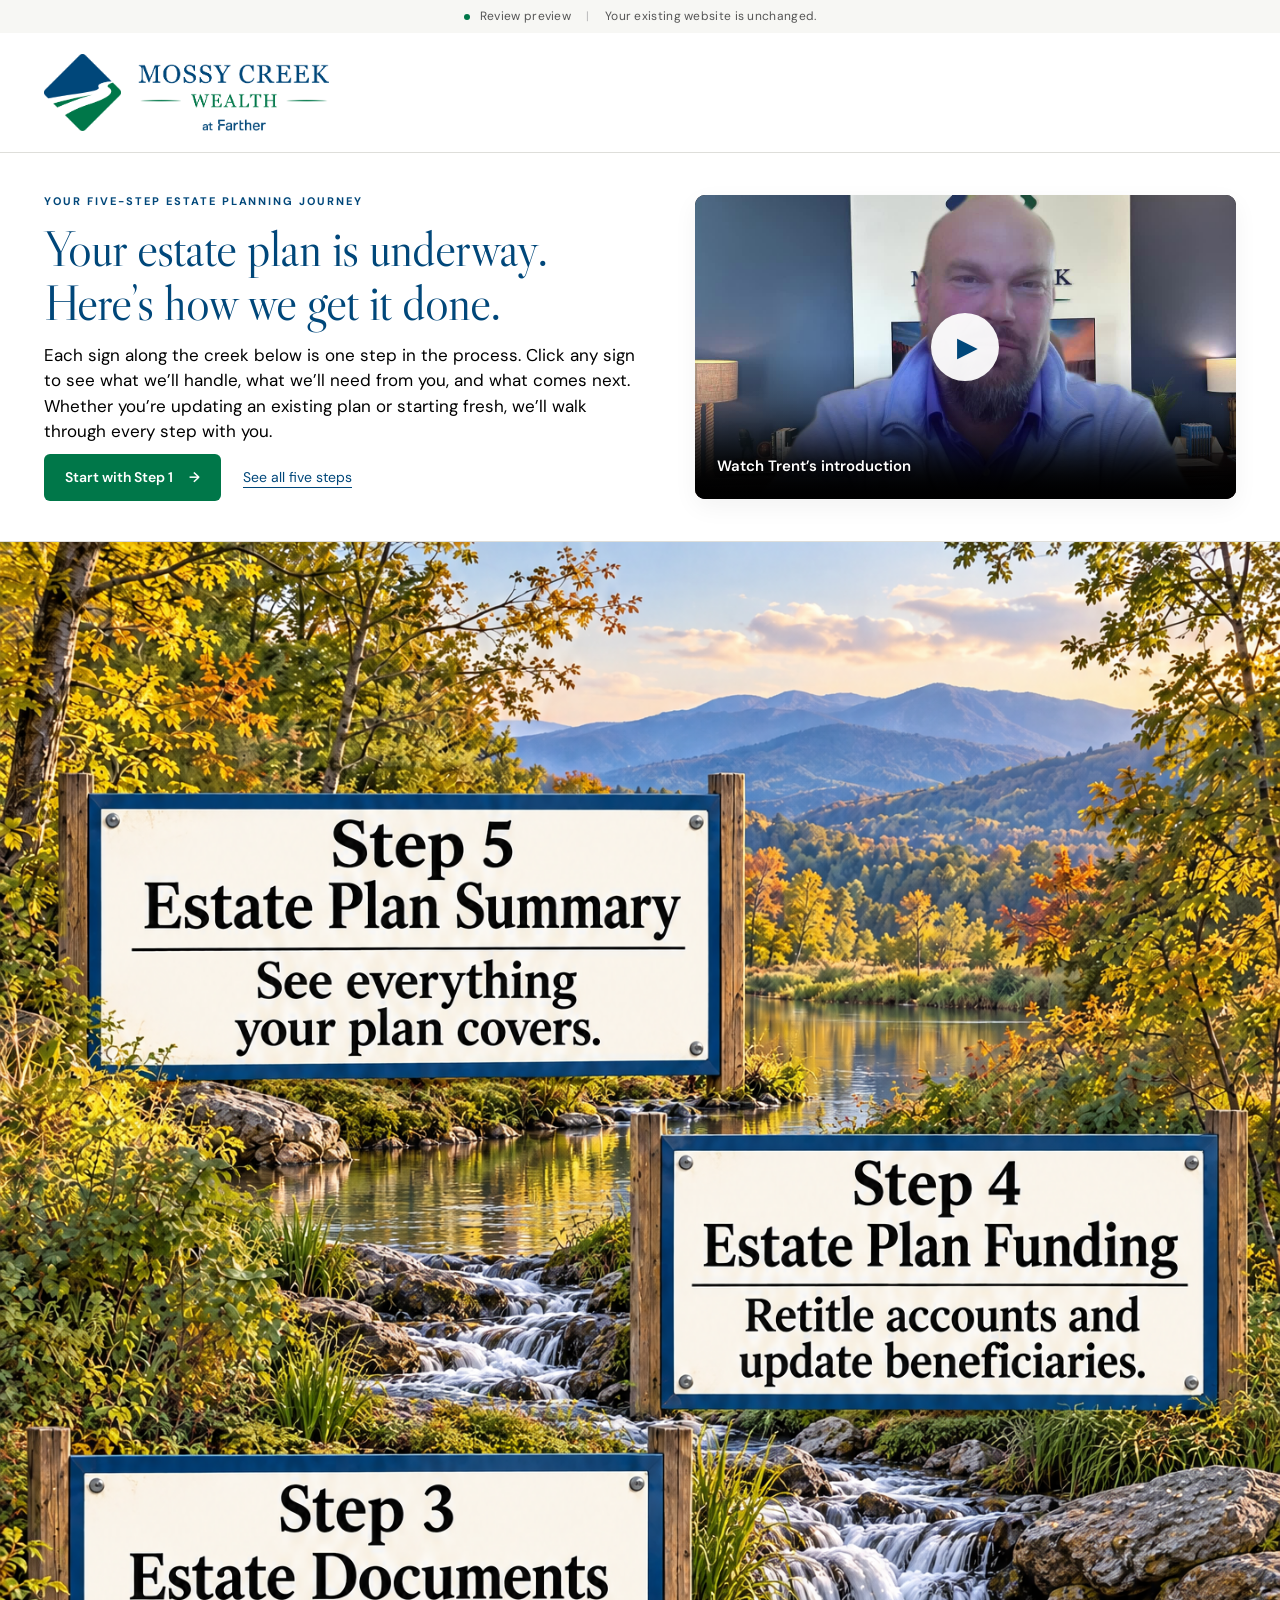
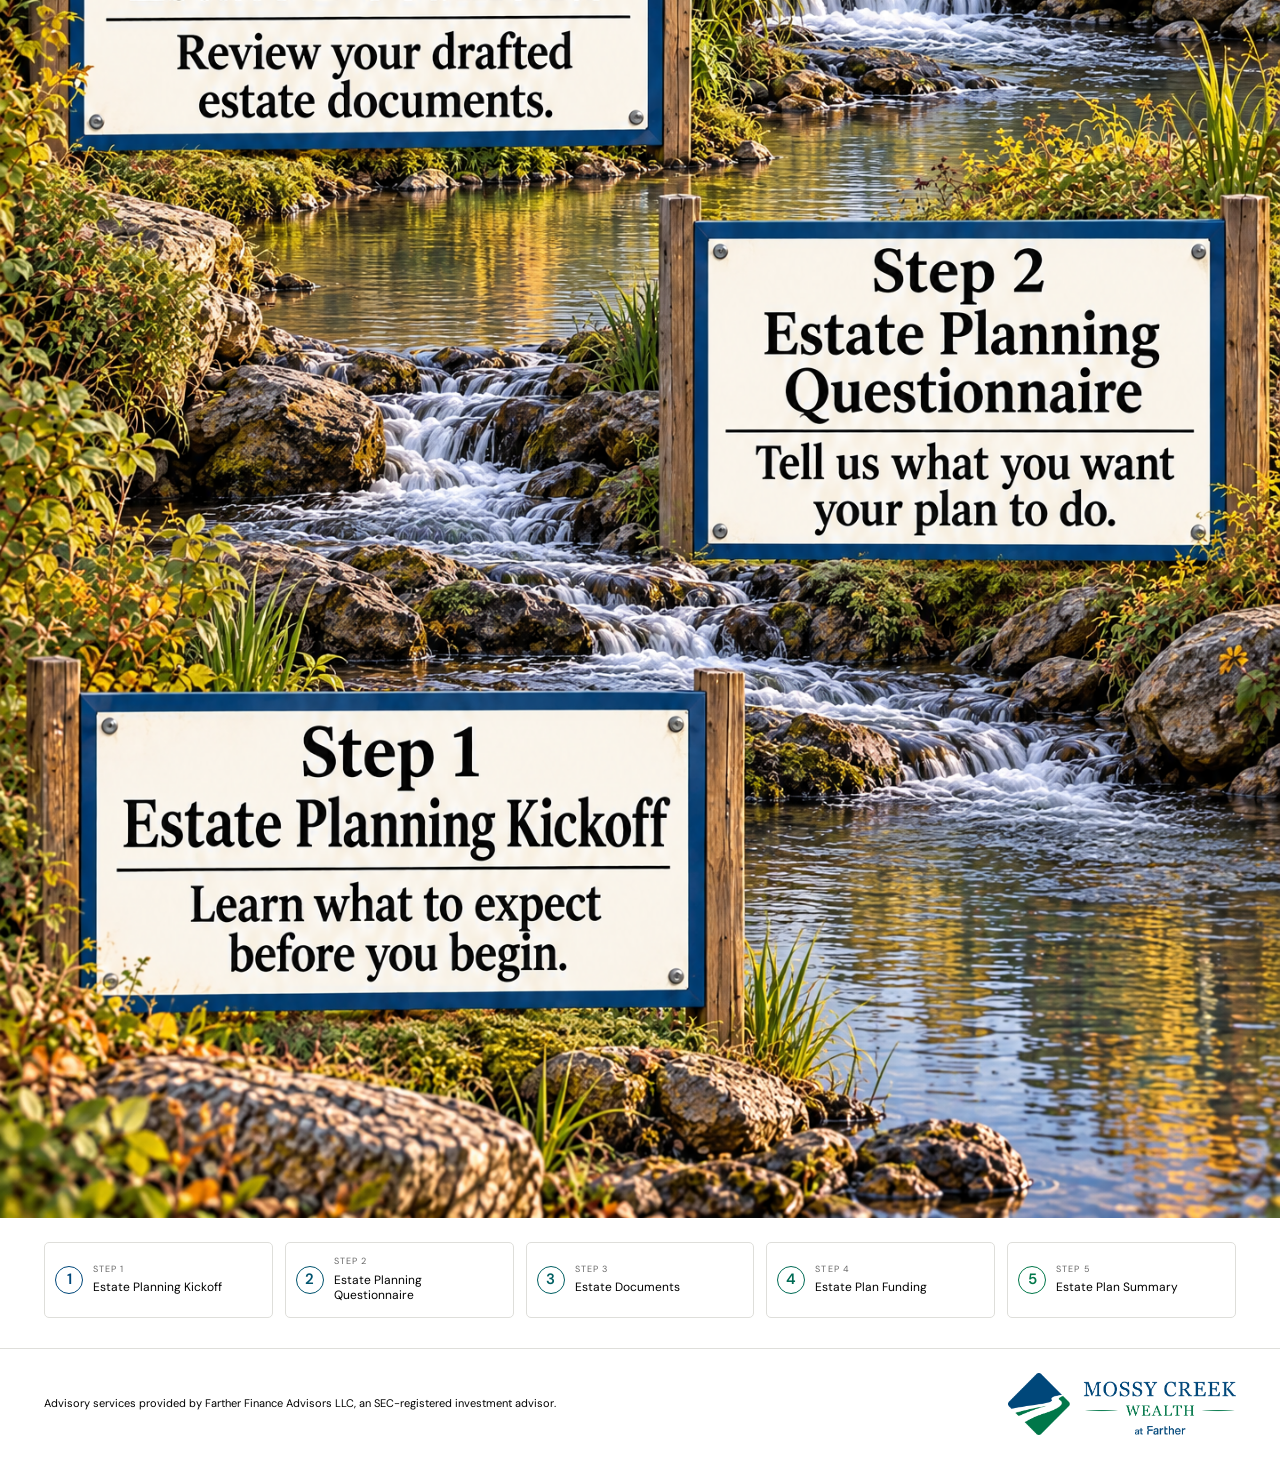
<file: v2/index.html>
<!doctype html>
<html lang="en">
<head>
  <meta charset="utf-8">
  <meta name="viewport" content="width=device-width,initial-scale=1">
  <meta name="description" content="Review preview of the five-step Mossy Creek Wealth estate-planning journey.">
  <meta name="theme-color" content="#00477A">
  <title>Your Estate Planning Journey | Mossy Creek Wealth</title>
  <link rel="icon" href="assets/mcw-logo.png">
  <link rel="stylesheet" href="styles.css?v=10">
  <script src="app.js?v=11" defer></script>
</head>
<body id="top">
  <a class="skip-link" href="#journey">Skip to the creek journey</a>
  <div class="preview-notice"><span class="preview-dot" aria-hidden="true"></span> Review preview <span class="notice-divider">|</span> Your existing website is unchanged.</div>
  <header class="site-header">
    <div class="container header-inner">
      <a class="brand" href="#top" aria-label="Mossy Creek Wealth — return to the journey"><img src="assets/mcw-logo.png" alt="Mossy Creek Wealth at Farther" width="2957" height="801"></a>
    </div>
  </header>
  <main>
    <section class="landing-welcome container" aria-labelledby="welcome-title">
      <div class="landing-copy">
        <p class="eyebrow">YOUR FIVE-STEP ESTATE PLANNING JOURNEY</p>
        <h1 id="welcome-title">Your estate plan is underway. Here’s how we get it done.</h1>
        <p class="intro">Each sign along the creek below is one step in the process. Click any sign to see what we’ll handle, what we’ll need from you, and what comes next. Whether you’re updating an existing plan or starting fresh, we’ll walk through every step with you.</p>
        <div class="hero-actions"><button class="primary-button" type="button" data-step="1" aria-haspopup="dialog">Start with Step 1 <span aria-hidden="true">→</span></button><a class="text-link" href="#journey">See all five steps</a></div>
      </div>
      <div class="video-block landing-intro-video">
        <div class="video-frame">
          <video id="intro-video" controls playsinline preload="none" poster="assets/trent-video-poster.jpg" aria-label="Trent’s introduction to the estate-planning journey" data-video-url="https://content.bombbomb.com/fa57ed40-6506-4848-af1a-fb3ac7a87a59_H264Main.mp4">Your browser does not support embedded video.</video>
          <button id="play-intro" class="play-overlay" type="button" aria-label="Play Trent’s introduction"><span class="play-disc" aria-hidden="true">▶</span><span class="play-caption">Watch Trent’s introduction</span></button>
        </div>
        <p class="video-error" id="intro-video-error" hidden>The video couldn’t load. Please refresh the page and try again.</p>
      </div>
    </section>
    <section class="journey-section" id="journey" aria-label="Interactive five-step creek journey">
      <div class="journey-scene">
        <img src="assets/creek-upstream-tall.webp" alt="A Virginia creek with five large navy-framed signs progressing upstream: Step 1 at the bottom left, Step 2 farther up on the right beside small rapids, Step 3 on the left beside a calm pool, Step 4 on the right beside small rapids, and Step 5 at the top left beside calm water and an open mountain view." width="1440" height="2560">
        <button class="sign-hotspot sign-1" type="button" data-step="1" aria-label="Open Step 1: Estate Planning Kickoff" aria-haspopup="dialog"><span class="sign-hint">Open Step 1</span></button>
        <button class="sign-hotspot sign-2" type="button" data-step="2" aria-label="Open Step 2: Estate Planning Questionnaire" aria-haspopup="dialog"><span class="sign-hint">Open Step 2</span></button>
        <button class="sign-hotspot sign-3" type="button" data-step="3" aria-label="Open Step 3: Estate Documents" aria-haspopup="dialog"><span class="sign-hint">Open Step 3</span></button>
        <button class="sign-hotspot sign-4" type="button" data-step="4" aria-label="Open Step 4: Estate Plan Funding" aria-haspopup="dialog"><span class="sign-hint">Open Step 4</span></button>
        <button class="sign-hotspot sign-5" type="button" data-step="5" aria-label="Open Step 5: Estate Plan Summary" aria-haspopup="dialog"><span class="sign-hint">Open Step 5</span></button>
      </div>
      <div class="container step-navigation" aria-label="Choose an estate-planning step">
        <button class="step-button" type="button" data-step="1" aria-haspopup="dialog"><span class="step-number">1</span><span><small>STEP 1</small>Estate Planning Kickoff</span></button>
        <button class="step-button" type="button" data-step="2" aria-haspopup="dialog"><span class="step-number">2</span><span><small>STEP 2</small>Estate Planning Questionnaire</span></button>
        <button class="step-button" type="button" data-step="3" aria-haspopup="dialog"><span class="step-number">3</span><span><small>STEP 3</small>Estate Documents</span></button>
        <button class="step-button" type="button" data-step="4" aria-haspopup="dialog"><span class="step-number">4</span><span><small>STEP 4</small>Estate Plan Funding</span></button>
        <button class="step-button" type="button" data-step="5" aria-haspopup="dialog"><span class="step-number">5</span><span><small>STEP 5</small>Estate Plan Summary</span></button>
      </div>
    </section>
  </main>
  <footer class="site-footer"><div class="container footer-inner"><p>Advisory services provided by Farther Finance Advisors LLC, an SEC-registered investment advisor.</p><img src="assets/mcw-logo.png" alt="Mossy Creek Wealth at Farther" width="2957" height="801"></div></footer>
  <dialog id="step-dialog" aria-labelledby="dialog-title" aria-describedby="dialog-description">
    <div class="dialog-content">
      <div class="dialog-topline"><p class="eyebrow" id="dialog-step">STEP 1 OF 5</p><button class="close-button" id="close-dialog" type="button" aria-label="Close step details">×</button></div>
      <h2 id="dialog-title">Estate Planning Kickoff</h2>
      <p class="dialog-description" id="dialog-description">Learn what to expect before you begin.</p>
      <div class="resource-list">
      <div class="responsibility-sections">
        <section class="responsibility-card our-role" aria-labelledby="what-we-do-title">
          <h3 id="what-we-do-title">What we do</h3>
          <div class="placeholder-lines" aria-hidden="true"><span></span><span></span><span></span></div>
          <p class="placeholder-label">Content to be added</p>
        </section>
        <section class="responsibility-card your-role" aria-labelledby="what-you-do-title">
          <h3 id="what-you-do-title">What you do</h3>
          <div class="placeholder-lines" aria-hidden="true"><span></span><span></span><span></span></div>
          <p class="placeholder-label">Content to be added</p>
        </section>
      </div>
        <section class="resource-card"><span class="resource-icon resource-icon-pdf" aria-hidden="true">PDF</span><div><h3>Documents &amp; resources</h3><p>Your PDFs and links will appear here for viewing or download.</p><span class="resource-status">Resource placeholder</span></div></section>
      </div>
      <div class="dialog-actions"><button class="secondary-button" id="previous-step" type="button">Back to the journey</button><button class="primary-button" id="next-step" type="button">Next step <span aria-hidden="true">→</span></button></div>
    </div>
  </dialog>
</body>
</html>
</file>
<file: v2/styles.css>
@import url('https://fonts.googleapis.com/css2?family=DM+Sans:wght@400;500;600;700&family=Libre+Caslon+Display&display=swap');
:root{--blue:#00477A;--green:#007749;--ink:#000;--muted:#555;--line:#dededa;--paper:#fff;--step2:#00536E;--step3:#005F62;--step4:#006B55}
*{box-sizing:border-box}html{scroll-behavior:smooth;scroll-padding-top:30px}body{margin:0;background:var(--paper);color:var(--ink);font-family:'DM Sans',Arial,sans-serif;font-size:16px;line-height:1.55}button,a,video{-webkit-tap-highlight-color:transparent}button{font:inherit;cursor:pointer}a{color:var(--blue)}img{max-width:100%;display:block}button:focus-visible,a:focus-visible,video:focus-visible{outline:3px solid #007749;outline-offset:5px}button:disabled{cursor:default;opacity:.45}.container{width:min(1280px,calc(100% - 88px));margin-inline:auto}.skip-link{position:absolute;top:-60px;left:20px;background:white;z-index:30;padding:12px}.skip-link:focus{top:12px}.preview-notice{padding:7px 20px;background:#f7f7f4;text-align:center;color:#555;font-size:12px;letter-spacing:.025em}.preview-dot{display:inline-block;width:6px;height:6px;background:var(--green);border-radius:50%;margin-right:7px;vertical-align:middle}.notice-divider{margin-inline:12px;color:#bbb}.site-header{border-bottom:1px solid var(--line)}.header-inner{display:flex;justify-content:space-between;align-items:center;gap:24px;padding-block:21px}.brand img{width:285px;height:auto}.header-inner nav{display:flex;gap:27px;align-items:center}.header-inner nav a{text-decoration:none;font-size:14px;font-weight:500}.header-current{border-left:1px solid var(--line);padding-left:27px}.kickoff{display:grid;grid-template-columns:.95fr 1.15fr;gap:65px;align-items:center;padding-block:48px 43px;outline:none}.eyebrow{font-size:11px;font-weight:700;letter-spacing:.18em;color:var(--blue);margin:0 0 16px}h1,h2{font-family:'Libre Caslon Display',Georgia,serif;font-weight:400;color:var(--blue)}h1{font-size:clamp(44px,4.9vw,70px);line-height:1.03;letter-spacing:-1px;margin:0 0 20px}.intro{font-size:21px;line-height:1.5;margin:0 0 8px}.support-copy{font-size:16px;max-width:420px;margin:0 0 28px;color:#333}.hero-actions{display:flex;gap:22px;align-items:center;flex-wrap:wrap}.primary-button,.secondary-button{border-radius:6px;padding:12px 20px;min-height:46px;border:1px solid transparent;font-weight:600;font-size:14px;display:inline-flex;justify-content:center;gap:16px;align-items:center;text-decoration:none}.primary-button{background:var(--green);color:white}.primary-button:hover{background:#005f3a}.secondary-button{background:white;color:var(--blue);border-color:#b9c6ca}.secondary-button:hover{background:#f3f4f4}.text-link{font-size:14px;text-decoration-thickness:1px;text-underline-offset:5px}.video-frame{position:relative;aspect-ratio:16/9;background:#101010;border-radius:10px;overflow:hidden;box-shadow:0 8px 25px #0000000d}.video-frame video{width:100%;height:100%;display:block;object-fit:contain}.play-overlay{position:absolute;inset:0;border:0;background:linear-gradient(0deg,#0009,transparent 48%);display:flex;flex-direction:column;align-items:center;justify-content:center;color:white}.play-overlay[hidden]{display:none}.play-disc{border-radius:50%;width:68px;height:68px;display:grid;place-items:center;padding-left:4px;background:#fffffff0;color:var(--blue);font-size:27px;box-shadow:0 3px 20px #0002}.play-caption{position:absolute;bottom:21px;left:22px;font-weight:600;font-size:15px;text-shadow:0 1px 5px #000}.video-caption{display:flex;justify-content:space-between;gap:15px;font-size:12px;color:#555;padding:11px 1px 0}.video-caption a{text-underline-offset:3px;white-space:nowrap}.video-error{font-size:13px;color:#555}.journey-section{border-top:1px solid var(--line)}.journey-heading{display:flex;align-items:center;justify-content:space-between;gap:40px;padding-block:29px 25px}.journey-heading .eyebrow{margin-bottom:8px}.journey-heading h2{font-size:38px;line-height:1.15;margin:0}.journey-heading>p{font-size:13px;color:#444;margin:0}.journey-scene{position:relative;width:100%;max-width:1800px;margin:auto;isolation:isolate}.journey-scene>img{width:100%;height:auto}.sign-hotspot{position:absolute;background:transparent;border:2px solid transparent;border-radius:3px;transition:background .16s,box-shadow .16s;min-width:0}.sign-hotspot:hover{background:#ffffff0a}.sign-hotspot:focus-visible{outline:3px solid var(--blue);outline-offset:3px}.sign-hint{position:absolute;left:50%;bottom:calc(100% + 12px);transform:translateX(-50%);display:block;opacity:0;pointer-events:none;white-space:nowrap;background:white;padding:7px 11px;border-radius:4px;color:var(--blue);font-weight:600;font-size:12px;box-shadow:0 2px 10px #0002;transition:opacity .16s}.sign-hotspot:hover .sign-hint,.sign-hotspot:focus-visible .sign-hint{opacity:1}.sign-1{left:6.3%;top:77.0%;width:48.5%;height:13.7%}.sign-2{left:54.5%;top:56.3%;width:41.0%;height:14.8%}.sign-3{left:5.7%;top:40.2%;width:46.0%;height:12.7%}.sign-4{left:51.7%;top:26.1%;width:43.3%;height:12.0%}.sign-5{left:7.2%;top:11.2%;width:48.8%;height:12.2%}.step-navigation{display:grid;grid-template-columns:repeat(5,minmax(0,1fr));gap:12px;padding-block:24px 30px}.step-button{display:flex;align-items:center;gap:10px;border:1px solid var(--line);padding:13px 10px;border-radius:5px;background:white;text-align:left;color:black;font-size:12px;line-height:1.3;min-width:0}.step-button>span:last-child{min-width:0}.step-button small{display:block;font-size:9px;letter-spacing:.12em;color:#666;margin-bottom:5px}.step-number{font-size:15px;font-weight:600;border:1px solid currentColor;border-radius:50%;width:28px;height:28px;flex-shrink:0;display:grid;place-items:center;color:var(--blue)}.step-button:nth-child(2) .step-number{color:var(--step2)}.step-button:nth-child(3) .step-number{color:var(--step3)}.step-button:nth-child(4) .step-number{color:var(--step4)}.step-button:nth-child(5) .step-number{color:var(--green)}.step-button:hover,.step-button.current{border-color:var(--green);box-shadow:0 0 0 1px var(--green)}.site-footer{border-top:1px solid var(--line)}.footer-inner{display:flex;justify-content:space-between;align-items:center;gap:32px;padding-block:24px}.footer-inner p{font-size:11px;line-height:1.6;margin:0}.footer-inner img{width:228px;height:auto;flex-shrink:0}dialog{padding:0;border:1px solid #d9ded9;border-radius:14px;width:min(640px,calc(100% - 32px));max-height:calc(100dvh - 40px);color:#000;box-shadow:0 22px 100px #0004}dialog::backdrop{background:#081b21a3;backdrop-filter:blur(4px)}.dialog-content{padding:28px 34px}.dialog-topline{display:flex;justify-content:space-between;align-items:center;gap:15px}.dialog-topline .eyebrow{margin:0}.close-button{width:36px;height:36px;border:0;background:#f5f5f2;border-radius:50%;font-size:28px;line-height:1;color:#222}.dialog-content h2{font-size:40px;line-height:1.12;margin:19px 0 14px}.dialog-description{font-size:19px;line-height:1.5;margin:0 0 22px}.resource-notice{border-top:1px solid var(--line);padding-top:17px;margin:0 0 18px;color:#555;font-size:12px}.resource-list{display:grid;gap:12px}.resource-card{display:flex;gap:17px;border:1px solid var(--line);border-radius:7px;padding:18px;background:#fcfcfa}.resource-icon{color:var(--blue);display:grid;place-items:center;width:40px;height:40px;background:white;border:1px solid #d9dfdf;border-radius:6px;flex-shrink:0;font-size:17px}.resource-icon-pdf{font-size:10px;font-weight:700;letter-spacing:.05em}.resource-card h3{font-size:16px;margin:0 0 5px}.resource-card p{font-size:13px;margin:0 0 9px;color:#555}.resource-status{font-size:10px;border:1px solid #d3d6d0;border-radius:4px;padding:3px 6px;color:#666;display:inline-block}.dialog-actions{display:flex;justify-content:space-between;gap:14px;margin-top:25px}.back-journey{display:block;margin:20px auto 0;background:none;border:0;text-decoration:underline;text-underline-offset:4px;color:var(--blue);font-size:12px}
@media(min-width:1600px){.journey-scene{max-width:1600px}.kickoff{padding-block:52px}}
@media(max-width:1000px){.container{width:calc(100% - 48px)}.kickoff{gap:35px;grid-template-columns:1fr 1.1fr;padding-block:36px}.brand img{width:250px}h1{font-size:49px}.intro{font-size:19px}.hero-actions{gap:15px}.primary-button{padding:11px 16px;font-size:13px}.journey-heading h2{font-size:32px}.step-navigation{gap:8px}.step-button{flex-direction:column;align-items:flex-start;gap:9px}.step-button small{font-size:8px}.footer-inner p{font-size:10px}.footer-inner img{width:195px}}
@media(max-width:700px){.container{width:calc(100% - 36px)}.preview-notice{font-size:10px;padding-inline:8px}.notice-divider{margin-inline:6px}.header-inner{padding-block:15px;gap:12px}.brand img{width:205px}.header-inner nav{gap:0}.header-inner nav a{font-size:11px}.header-current{display:none}.kickoff{display:flex;flex-direction:column;align-items:stretch;gap:25px;padding-block:30px}.eyebrow{font-size:9px;letter-spacing:.13em;margin-bottom:12px}h1{font-size:49px;line-height:1.04;letter-spacing:-.6px;margin-bottom:16px}.desktop-break{display:none}.intro{font-size:19px}.support-copy{font-size:14px;max-width:none;margin-bottom:21px}.hero-actions{gap:20px}.text-link{font-size:13px}.video-caption{font-size:10px;gap:10px}.play-disc{width:58px;height:58px;font-size:22px}.play-caption{font-size:13px;left:16px;bottom:15px}.journey-heading{display:block;padding-block:26px 20px}.journey-heading h2{font-size:32px}.journey-heading>p{font-size:12px;margin-top:10px}.journey-heading>p br{display:none}.sign-hint{display:none}.sign-hotspot{border-width:0}.step-navigation{grid-template-columns:1fr;gap:9px;padding-block:20px 24px}.step-button{flex-direction:row;align-items:center;padding:12px 15px;gap:14px;font-size:14px;line-height:1.3}.step-button small{font-size:9px;margin-bottom:3px}.step-number{width:33px;height:33px;font-size:16px}.footer-inner{flex-direction:column;align-items:flex-start;gap:20px;padding-block:22px}.footer-inner p{font-size:10px}.footer-inner img{width:205px}.dialog-content{padding:22px}.dialog-content h2{font-size:34px}.dialog-description{font-size:17px}.resource-card{padding:14px;gap:12px}.dialog-actions .primary-button,.dialog-actions .secondary-button{font-size:12px;padding:10px 13px}.resource-notice{font-size:11px}}
@media(prefers-reduced-motion:reduce){html{scroll-behavior:auto}*{transition:none!important}}

/* Creek-first landing: every step opens a resource dialog. */
[hidden]{display:none!important}
.landing-welcome{display:flex;align-items:center;justify-content:space-between;gap:38px;padding-block:34px 29px}
.landing-welcome .eyebrow{margin-bottom:12px}
.landing-welcome h1{font-size:clamp(38px,4vw,58px);line-height:1.08;margin-bottom:13px}
.landing-welcome .intro{font-size:17px;line-height:1.5;margin-bottom:5px}
.landing-welcome .support-copy{font-size:13px;max-width:none;margin:0;color:#555}
.landing-welcome>.primary-button{flex-shrink:0}
.kickoff-context{font-size:14px;color:#444;margin:0 0 17px;line-height:1.55}
#step-dialog:has(#kickoff-resources:not([hidden])){width:min(740px,calc(100% - 32px))}
#kickoff-resources .video-caption{margin-bottom:4px}
@media(max-width:700px){.landing-welcome{display:block;padding-block:28px 24px}.landing-welcome h1{font-size:42px;margin-bottom:15px}.landing-welcome .intro{font-size:16px}.landing-welcome .support-copy{font-size:12px;line-height:1.6}.landing-welcome>.primary-button{margin-top:20px}.kickoff-context{font-size:13px}#step-dialog:has(#kickoff-resources:not([hidden])){width:calc(100% - 24px)}}

/* Restore the same resource cards for all five steps. */
.resource-card-body{flex:1;min-width:0}.video-resource-card .video-frame{margin-top:12px;border-radius:6px;box-shadow:none}.video-resource-card .video-caption{font-size:10px;padding-top:9px}.video-resource-card .play-disc{width:52px;height:52px;font-size:21px}

/* Responsibility copy placeholders shared by all five step dialogs. */
.responsibility-sections{display:grid;grid-template-columns:repeat(2,minmax(0,1fr));gap:14px;margin:0 0 22px}
.responsibility-card{border:1px solid var(--line);border-top:3px solid var(--blue);border-radius:6px;background:#fff;padding:16px;min-width:0}
.responsibility-card.your-role{border-top-color:var(--green)}
.responsibility-card h3{font-size:16px;margin:0 0 16px;color:#000}
.placeholder-lines{display:grid;gap:8px}
.placeholder-lines span{height:6px;border-radius:3px;background:#e6e6e2;display:block}
.placeholder-lines span:nth-child(2){width:92%}.placeholder-lines span:nth-child(3){width:69%}
.placeholder-label{font-size:10px;color:#666;margin:13px 0 0;letter-spacing:.02em}
@media(max-width:450px){.responsibility-sections{grid-template-columns:1fr;gap:10px}.responsibility-card{padding:14px}.responsibility-card h3{margin-bottom:12px}.placeholder-lines{gap:6px}.placeholder-label{margin-top:10px}}

/* Intro video restored above creek; pop-ups read video, roles, downloads. */
.landing-welcome{display:grid;grid-template-columns:1.1fr 1fr;align-items:center;gap:55px;padding-block:40px}
.landing-welcome h1{font-size:clamp(36px,3.9vw,56px);line-height:1.08}
.landing-welcome .support-copy{font-size:14px;line-height:1.6;margin-bottom:23px}
.landing-welcome .intro{font-size:17px;line-height:1.5;margin-bottom:9px}
.resource-list>.responsibility-sections{grid-template-columns:1fr;margin:0;gap:12px}
@media(max-width:1000px){.landing-welcome{gap:30px}.landing-welcome h1{font-size:40px}}
@media(max-width:700px){.landing-welcome{display:flex;flex-direction:column;align-items:stretch;gap:25px;padding-block:28px}.landing-welcome h1{font-size:36px}.landing-welcome .support-copy{font-size:13px;margin-bottom:20px}}

@media(max-width:360px){.landing-welcome h1{font-size:32px}}

.video-step-badge{position:absolute;top:10px;left:10px;z-index:2;pointer-events:none;background:var(--blue);color:#fff;font-size:12px;font-weight:700;line-height:1.2;padding:6px 10px;border-radius:4px;box-shadow:0 1px 5px #0002}
@media(max-width:450px){.video-step-badge{top:7px;left:7px;font-size:10px;padding:5px 7px}}
</file>
